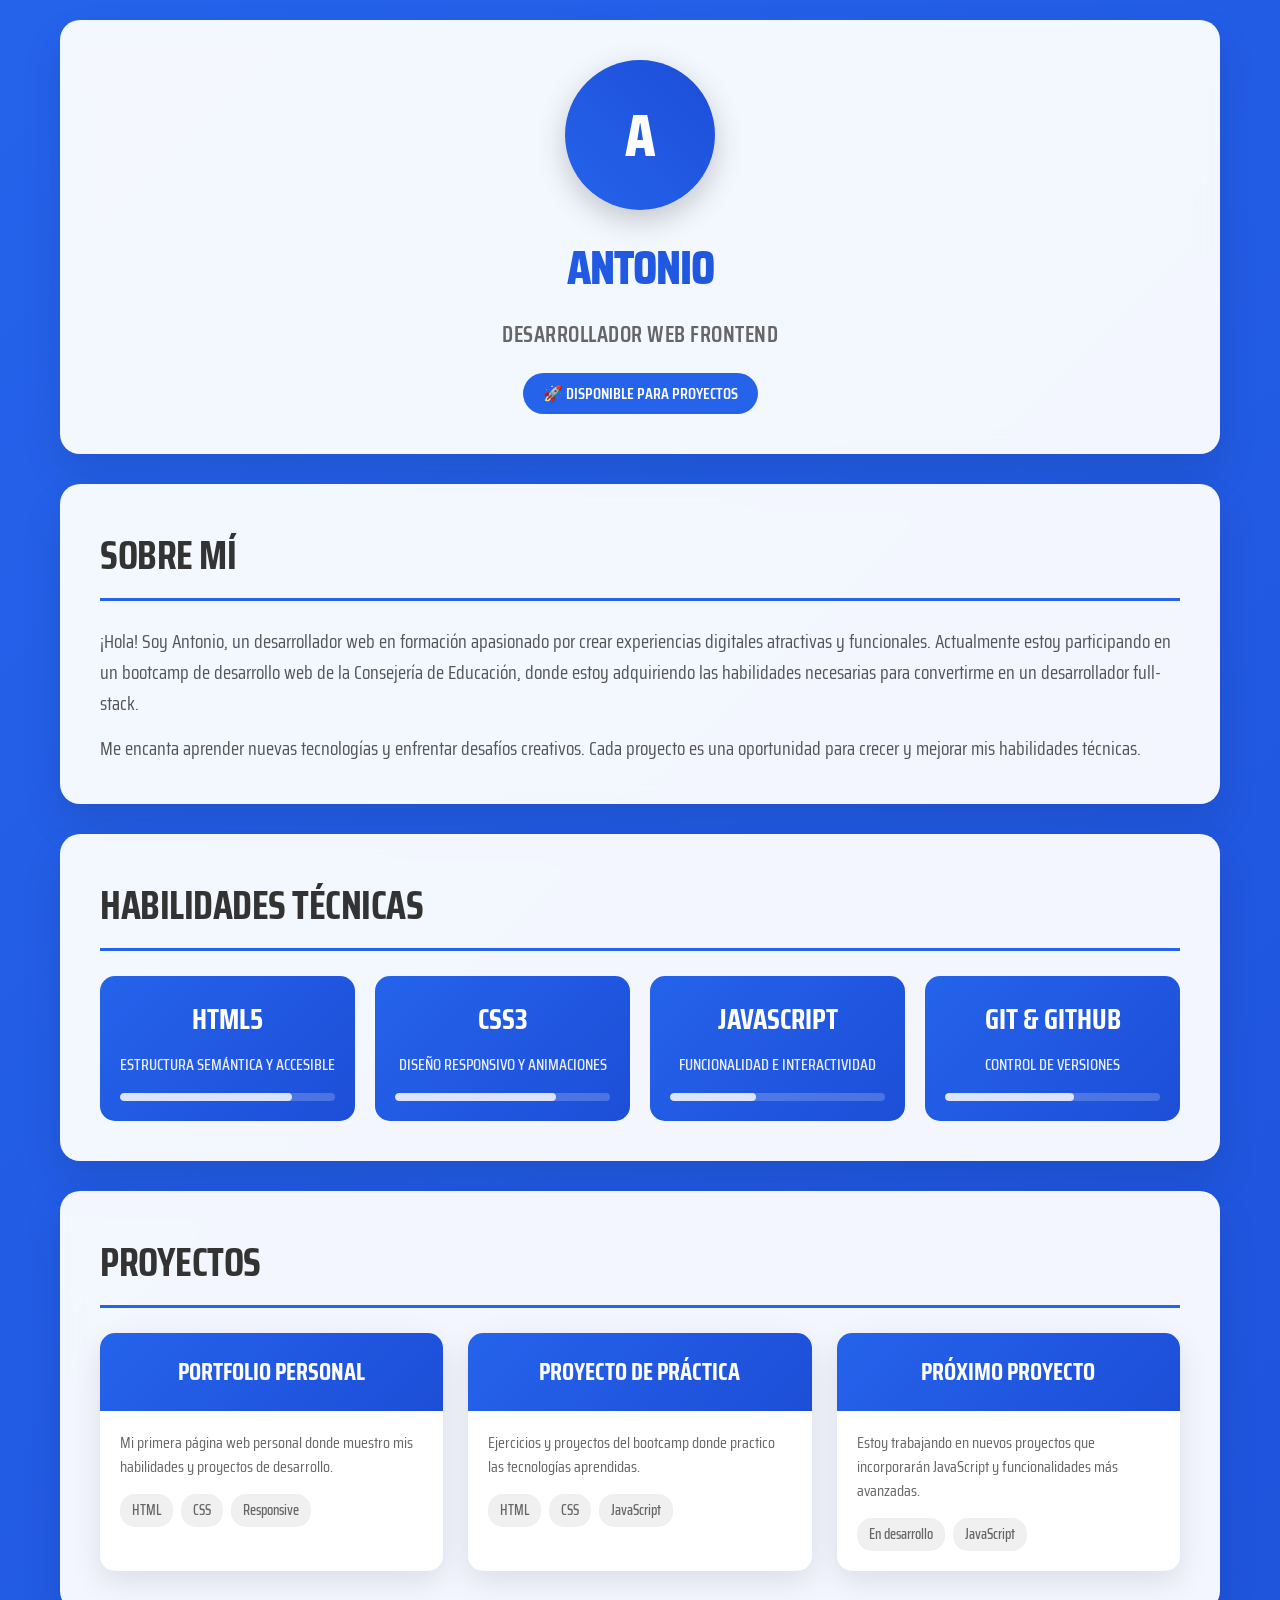
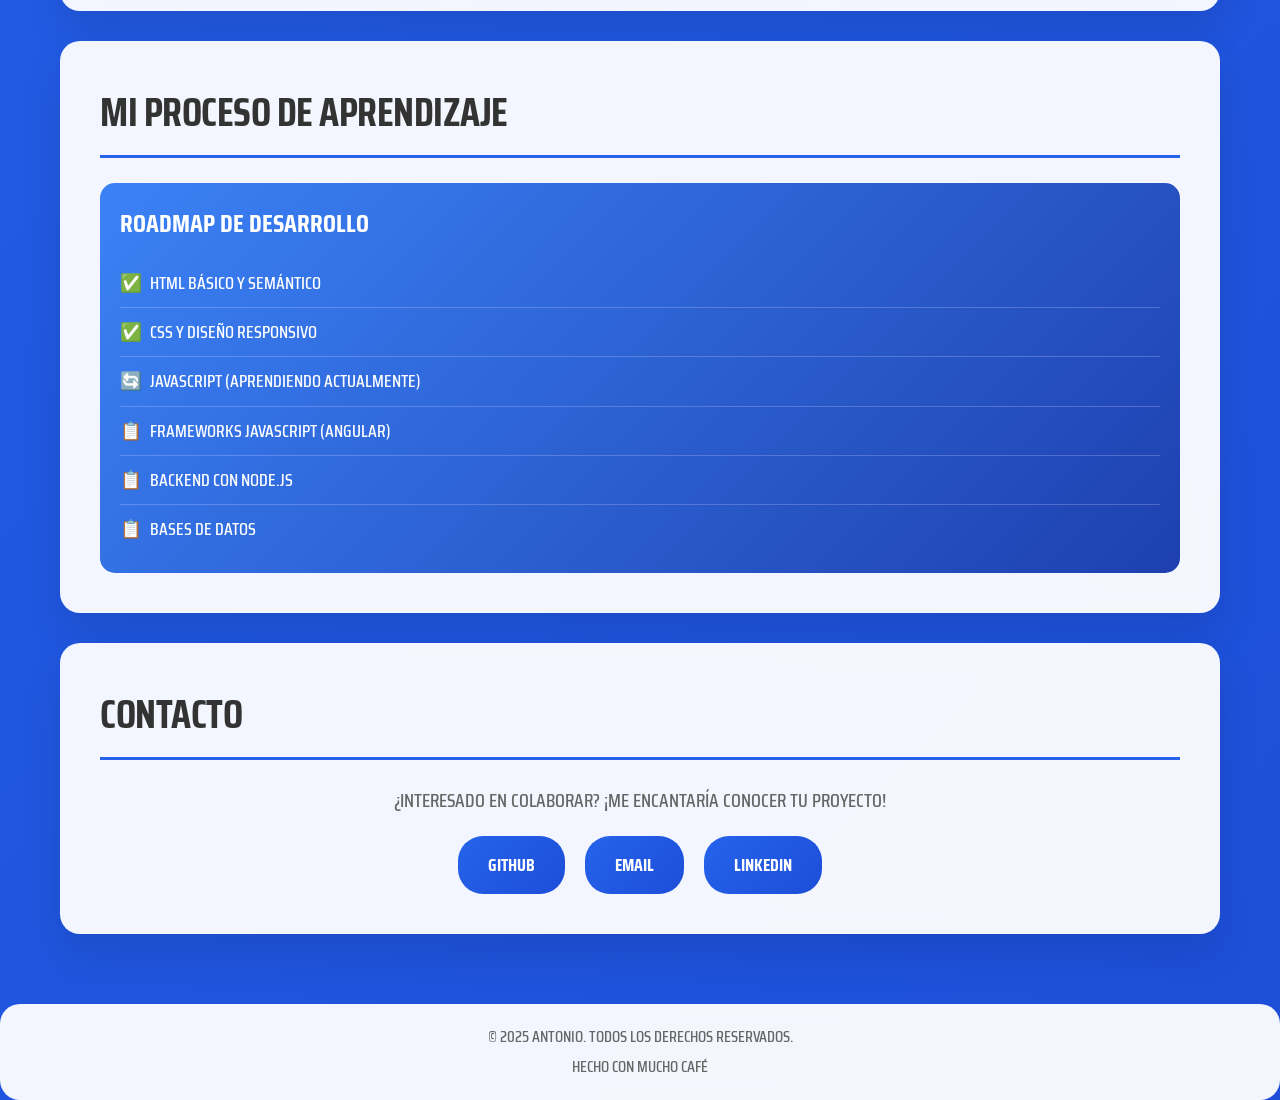
<file: index.html>
<!DOCTYPE html>
<html lang="es">
<head>
    <meta charset="UTF-8">
    <meta name="viewport" content="width=device-width, initial-scale=1.0">
    <meta name="description" content="Portfolio de Antonio - Desarrollador Web Frontend">
    <meta name="keywords" content="desarrollador web, frontend, HTML, CSS, JavaScript, Angular">
    <meta name="author" content="Antonio">
    <title>Antonio - Desarrollador Web</title>
    <link href="https://fonts.googleapis.com/css2?family=Saira+Condensed:wght@300;400;500;600;700;800;900&display=swap" rel="stylesheet">
    <link rel="stylesheet" href="styles.css">
</head>
<body>
    <div class="container">
        <!-- Header / Presentación -->
        <header class="header">
            <div class="profile-img" aria-label="Foto de perfil">A</div>
            <h1 class="main-title">ANTONIO</h1>
            <p class="subtitle">DESARROLLADOR WEB FRONTEND</p>
            <div class="status">🚀 DISPONIBLE PARA PROYECTOS</div>
        </header>

        <!-- Sección Sobre mí -->
        <section class="section">
            <h2 class="section-title">SOBRE MÍ</h2>
            <div class="about-content">
                <p>
                    ¡Hola! Soy Antonio, un desarrollador web en formación apasionado por crear experiencias digitales atractivas y funcionales. 
                    Actualmente estoy participando en un bootcamp de desarrollo web de la Consejería de Educación, donde estoy adquiriendo 
                    las habilidades necesarias para convertirme en un desarrollador full-stack.
                </p>
                <p>
                    Me encanta aprender nuevas tecnologías y enfrentar desafíos creativos. Cada proyecto es una oportunidad para crecer 
                    y mejorar mis habilidades técnicas.
                </p>
            </div>
        </section>

        <!-- Sección Habilidades -->
        <section class="section">
            <h2 class="section-title">HABILIDADES TÉCNICAS</h2>
            <div class="skills-grid">
                <div class="skill">
                    <h3 class="skill-title">HTML5</h3>
                    <p class="skill-description">ESTRUCTURA SEMÁNTICA Y ACCESIBLE</p>
                    <div class="skill-level">
                        <div class="skill-progress" data-skill="80"></div>
                    </div>
                </div>
                <div class="skill">
                    <h3 class="skill-title">CSS3</h3>
                    <p class="skill-description">DISEÑO RESPONSIVO Y ANIMACIONES</p>
                    <div class="skill-level">
                        <div class="skill-progress" data-skill="75"></div>
                    </div>
                </div>
                <div class="skill">
                    <h3 class="skill-title">JAVASCRIPT</h3>
                    <p class="skill-description">FUNCIONALIDAD E INTERACTIVIDAD</p>
                    <div class="skill-level">
                        <div class="skill-progress" data-skill="40"></div>
                    </div>
                </div>
                <div class="skill">
                    <h3 class="skill-title">GIT & GITHUB</h3>
                    <p class="skill-description">CONTROL DE VERSIONES</p>
                    <div class="skill-level">
                        <div class="skill-progress" data-skill="60"></div>
                    </div>
                </div>
            </div>
        </section>

        <!-- Sección Proyectos -->
        <section class="section">
            <h2 class="section-title">PROYECTOS</h2>
            <div class="projects-grid">
                <article class="project">
                    <div class="project-header">
                        <h3 class="project-title">PORTFOLIO PERSONAL</h3>
                    </div>
                    <div class="project-body">
                        <p class="project-description">Mi primera página web personal donde muestro mis habilidades y proyectos de desarrollo.</p>
                        <div class="project-tags">
                            <span class="tag">HTML</span>
                            <span class="tag">CSS</span>
                            <span class="tag">Responsive</span>
                        </div>
                    </div>
                </article>
                <article class="project">
                    <div class="project-header">
                        <h3 class="project-title">PROYECTO DE PRÁCTICA</h3>
                    </div>
                    <div class="project-body">
                        <p class="project-description">Ejercicios y proyectos del bootcamp donde practico las tecnologías aprendidas.</p>
                        <div class="project-tags">
                            <span class="tag">HTML</span>
                            <span class="tag">CSS</span>
                            <span class="tag">JavaScript</span>
                        </div>
                    </div>
                </article>
                <article class="project">
                    <div class="project-header">
                        <h3 class="project-title">PRÓXIMO PROYECTO</h3>
                    </div>
                    <div class="project-body">
                        <p class="project-description">Estoy trabajando en nuevos proyectos que incorporarán JavaScript y funcionalidades más avanzadas.</p>
                        <div class="project-tags">
                            <span class="tag">En desarrollo</span>
                            <span class="tag">JavaScript</span>
                        </div>
                    </div>
                </article>
            </div>
        </section>

        <!-- Sección Mi Proceso de Aprendizaje -->
        <section class="section">
            <h2 class="section-title">MI PROCESO DE APRENDIZAJE</h2>
            <div class="learning-path">
                <h3 class="learning-title">ROADMAP DE DESARROLLO</h3>
                <ul class="learning-list">
                    <li class="completed">HTML BÁSICO Y SEMÁNTICO</li>
                    <li class="completed">CSS Y DISEÑO RESPONSIVO</li>
                    <li class="in-progress">JAVASCRIPT (APRENDIENDO ACTUALMENTE)</li>
                    <li class="planned">FRAMEWORKS JAVASCRIPT (ANGULAR)</li>
                    <li class="planned">BACKEND CON NODE.JS</li>
                    <li class="planned">BASES DE DATOS</li>
                </ul>
            </div>
        </section>

        <!-- Sección Contacto -->
        <section class="section">
            <h2 class="section-title">CONTACTO</h2>
            <div class="contact-content">
                <p>¿INTERESADO EN COLABORAR? ¡ME ENCANTARÍA CONOCER TU PROYECTO!</p>
                <div class="contact-links">
                    <a href="https://github.com/anto-dasein" class="contact-link" target="_blank" rel="noopener noreferrer">
                        GITHUB
                    </a>
                    <a href="mailto:tu-email@ejemplo.com" class="contact-link">
                        EMAIL
                    </a>
                    <a href="https://linkedin.com/in/tu-perfil" class="contact-link" target="_blank" rel="noopener noreferrer">
                        LINKEDIN
                    </a>
                </div>
            </div>
        </section>
    </div>

    <!-- Footer -->
    <footer class="footer">
        <p>&copy; 2025 ANTONIO. TODOS LOS DERECHOS RESERVADOS.</p>
        <p>HECHO CON MUCHO CAFÉ</p>
    </footer>
</body>
</html>
</file>
<file: styles.css>
/* ===== RESET Y CONFIGURACIÓN BASE ===== */
        * {
            margin: 0;
            padding: 0;
            box-sizing: border-box;
        }

        body {
            font-family: 'Saira Condensed', sans-serif;
            line-height: 1.6;
            color: #333;
            background: linear-gradient(135deg, #2563eb 0%, #1d4ed8 100%);
            min-height: 100vh;
        }

        /* ===== CONTENEDOR PRINCIPAL ===== */
        .container {
            max-width: 1200px;
            margin: 0 auto;
            padding: 20px;
        }

        /* ===== HEADER / PRESENTACIÓN ===== */
        .header {
            background: rgba(255, 255, 255, 0.95);
            backdrop-filter: blur(10px);
            border-radius: 20px;
            padding: 40px;
            margin-bottom: 30px;
            box-shadow: 0 20px 40px rgba(0, 0, 0, 0.1);
            text-align: center;
            animation: fadeInUp 1s ease-out;
        }

        .profile-img {
            width: 150px;
            height: 150px;
            border-radius: 50%;
            background: linear-gradient(45deg, #2563eb, #1d4ed8);
            margin: 0 auto 20px;
            display: flex;
            align-items: center;
            justify-content: center;
            font-size: 60px;
            color: white;
            font-weight: 800;
            box-shadow: 0 10px 30px rgba(0, 0, 0, 0.2);
        }

        .main-title {
            font-size: 3rem;
            margin-bottom: 10px;
            background: linear-gradient(45deg, #2563eb, #1d4ed8);
            -webkit-background-clip: text;
            -webkit-text-fill-color: transparent;
            background-clip: text;
            font-weight: 800;
            letter-spacing: -1px;
        }

        .subtitle {
            font-size: 1.4rem;
            color: #666;
            margin-bottom: 20px;
            font-weight: 600;
            letter-spacing: 0.5px;
        }

        .status {
            background: #2563eb;
            color: white;
            padding: 8px 20px;
            border-radius: 25px;
            display: inline-block;
            font-size: 1rem;
            font-weight: 600;
            animation: pulse 2s infinite;
        }

        /* ===== SECCIONES GENERALES ===== */
        .section {
            background: rgba(255, 255, 255, 0.95);
            backdrop-filter: blur(10px);
            border-radius: 20px;
            padding: 40px;
            margin-bottom: 30px;
            box-shadow: 0 20px 40px rgba(0, 0, 0, 0.1);
            animation: fadeInUp 1s ease-out;
        }

        .section-title {
            font-size: 2.5rem;
            margin-bottom: 25px;
            color: #333;
            border-bottom: 3px solid #2563eb;
            padding-bottom: 10px;
            font-weight: 700;
            letter-spacing: -0.5px;
        }

        /* ===== SECCIÓN SOBRE MÍ ===== */
        .about-content p {
            margin-bottom: 15px;
            font-size: 1.2rem;
            color: #555;
            font-weight: 400;
        }

        .about-content p:last-child {
            margin-bottom: 0;
        }

        /* ===== SECCIÓN HABILIDADES ===== */
        .skills-grid {
            display: grid;
            grid-template-columns: repeat(auto-fit, minmax(250px, 1fr));
            gap: 20px;
            margin-top: 20px;
        }

        .skill {
            background: linear-gradient(135deg, #2563eb 0%, #1d4ed8 100%);
            color: white;
            padding: 20px;
            border-radius: 15px;
            text-align: center;
            transform: translateY(0);
            transition: all 0.3s ease;
            cursor: pointer;
        }

        .skill:hover {
            transform: translateY(-5px);
            box-shadow: 0 15px 30px rgba(0, 0, 0, 0.2);
        }

        .skill-title {
            font-size: 1.8rem;
            margin-bottom: 10px;
            font-weight: 700;
        }

        .skill-description {
            font-size: 1rem;
            opacity: 0.9;
            font-weight: 500;
        }

        .skill-level {
            background: rgba(255, 255, 255, 0.2);
            border-radius: 10px;
            height: 8px;
            margin-top: 15px;
            overflow: hidden;
        }

        .skill-progress {
            height: 100%;
            background: rgba(255, 255, 255, 0.8);
            border-radius: 10px;
            transition: width 2s ease-in-out;
        }

        /* Niveles de habilidad específicos */
        .skill-progress[data-skill="80"] {
            width: 80%;
        }

        .skill-progress[data-skill="75"] {
            width: 75%;
        }

        .skill-progress[data-skill="60"] {
            width: 60%;
        }

        .skill-progress[data-skill="40"] {
            width: 40%;
        }

        /* ===== SECCIÓN PROYECTOS ===== */
        .projects-grid {
            display: grid;
            grid-template-columns: repeat(auto-fit, minmax(300px, 1fr));
            gap: 25px;
            margin-top: 20px;
        }

        .project {
            background: white;
            border-radius: 15px;
            overflow: hidden;
            box-shadow: 0 10px 30px rgba(0, 0, 0, 0.1);
            transition: all 0.3s ease;
        }

        .project:hover {
            transform: translateY(-5px);
            box-shadow: 0 20px 40px rgba(0, 0, 0, 0.15);
        }

        .project-header {
            background: linear-gradient(135deg, #2563eb 0%, #1d4ed8 100%);
            color: white;
            padding: 20px;
            text-align: center;
        }

        .project-title {
            font-size: 1.5rem;
            margin-bottom: 0;
            font-weight: 700;
        }

        .project-body {
            padding: 20px;
        }

        .project-description {
            color: #666;
            margin-bottom: 15px;
            line-height: 1.5;
            font-size: 1rem;
            font-weight: 400;
        }

        .project-tags {
            display: flex;
            flex-wrap: wrap;
            gap: 8px;
        }

        .tag {
            background: #f0f0f0;
            padding: 5px 12px;
            border-radius: 15px;
            font-size: 0.9rem;
            color: #666;
            font-weight: 500;
        }

        /* ===== SECCIÓN APRENDIZAJE ===== */
        .learning-path {
            background: linear-gradient(135deg, #3b82f6 0%, #1e40af 100%);
            color: white;
            padding: 20px;
            border-radius: 15px;
            margin-top: 20px;
        }

        .learning-title {
            margin-bottom: 15px;
            font-size: 1.6rem;
            font-weight: 700;
        }

        .learning-list {
            list-style: none;
        }

        .learning-list li {
            padding: 10px 0;
            border-bottom: 1px solid rgba(255, 255, 255, 0.2);
            position: relative;
            padding-left: 30px;
            font-size: 1.1rem;
            font-weight: 500;
        }

        .learning-list li:last-child {
            border-bottom: none;
        }

        .learning-list li.completed::before {
            content: "✅";
            position: absolute;
            left: 0;
        }

        .learning-list li.in-progress::before {
            content: "🔄";
            position: absolute;
            left: 0;
        }

        .learning-list li.planned::before {
            content: "📋";
            position: absolute;
            left: 0;
        }

        /* ===== SECCIÓN CONTACTO ===== */
        .contact-content {
            text-align: center;
        }

        .contact-content p {
            font-size: 1.2rem;
            color: #666;
            margin-bottom: 20px;
            font-weight: 500;
        }

        .contact-links {
            display: flex;
            justify-content: center;
            gap: 20px;
            margin-top: 20px;
            flex-wrap: wrap;
        }

        .contact-link {
            background: linear-gradient(135deg, #2563eb 0%, #1d4ed8 100%);
            color: white;
            padding: 15px 30px;
            border-radius: 25px;
            text-decoration: none;
            font-weight: 700;
            font-size: 1.1rem;
            transition: all 0.3s ease;
            display: inline-block;
        }

        .contact-link:hover {
            transform: translateY(-3px);
            box-shadow: 0 10px 25px rgba(0, 0, 0, 0.2);
        }

        /* ===== FOOTER ===== */
        .footer {
            background: rgba(255, 255, 255, 0.95);
            backdrop-filter: blur(10px);
            border-radius: 20px;
            padding: 20px;
            text-align: center;
            color: #666;
            font-size: 1rem;
            margin-top: 20px;
            font-weight: 500;
        }

        .footer p {
            margin-bottom: 5px;
        }

        .footer p:last-child {
            margin-bottom: 0;
        }

        /* ===== ANIMACIONES ===== */
        @keyframes fadeInUp {
            from {
                opacity: 0;
                transform: translateY(30px);
            }
            to {
                opacity: 1;
                transform: translateY(0);
            }
        }

        @keyframes pulse {
            0%, 100% {
                transform: scale(1);
            }
            50% {
                transform: scale(1.05);
            }
        }

        /* ===== RESPONSIVE DESIGN ===== */
        @media (max-width: 768px) {
            .container {
                padding: 10px;
            }
            
            .header, .section {
                padding: 20px;
            }
            
            .main-title {
                font-size: 2.5rem;
            }
            
            .section-title {
                font-size: 2rem;
            }
            
            .contact-links {
                flex-direction: column;
                align-items: center;
            }
            
            .skills-grid {
                grid-template-columns: 1fr;
            }
            
            .projects-grid {
                grid-template-columns: 1fr;
            }
        }

        @media (max-width: 480px) {
            .profile-img {
                width: 120px;
                height: 120px;
                font-size: 48px;
            }
            
            .main-title {
                font-size: 2.2rem;
            }
            
            .subtitle {
                font-size: 1.2rem;
            }
        }
</file>
